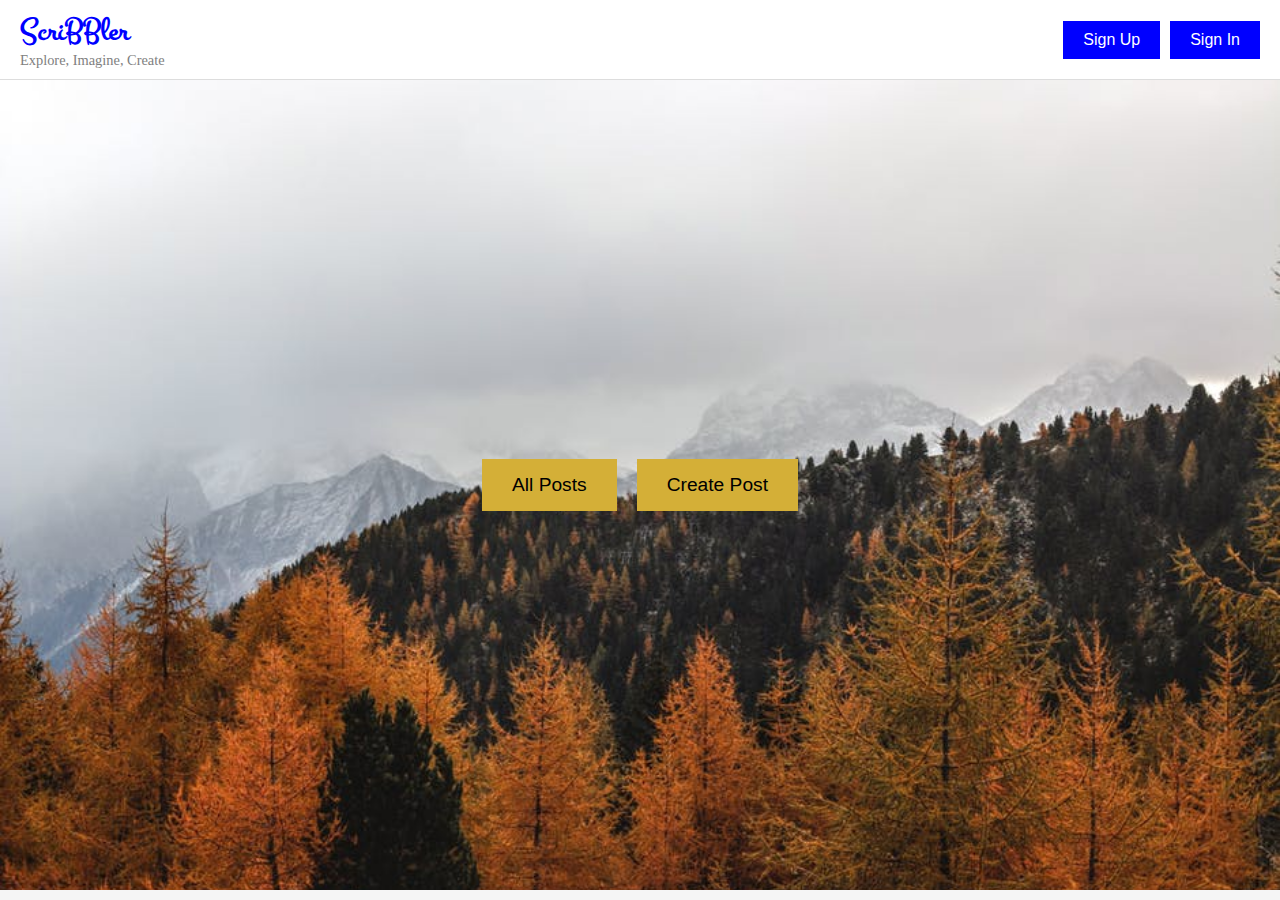
<file: index.html>
<!DOCTYPE html>
<html lang="en">
  <head>
    <meta charset="UTF-8" />
    <meta name="viewport" content="width=device-width, initial-scale=1.0" />
    <title>Scribber</title>
    <link rel="stylesheet" href="./styles/index.css" />
    <link
      href="https://fonts.googleapis.com/css?family=Montez&display=swap"
      rel="stylesheet"
    />
    <link rel="preconnect" href="https://fonts.googleapis.com" />
    <link rel="preconnect" href="https://fonts.gstatic.com" crossorigin />
    <link
      href="https://fonts.googleapis.com/css2?family=Inter:wght@400;700&family=Poppins&family=Ubuntu+Mono:ital,wght@0,400;0,700;1,400;1,700&display=swap"
      rel="stylesheet"
    />
  </head>

  <body>
    <header id="main-header">
      <div id="logo">
        <h1>ScriBBler</h1>
        <p>Explore, Imagine, Create</p>
      </div>
      <div id="auth-buttons">
        <button id="signup">Sign Up</button>
        <button id="signin">Sign In</button>
      </div>
    </header>
    <main>
      <section id="post-buttons">
        <button id="all-posts">
          <a href="/html/postslist.html">All Posts</a>
        </button>
        <button id="create-post">Create Post</button>
      </section>
    </main>

    <!-- Modal Structure -->
    <div id="signup-modal" class="modal">
      <div class="modal-content">
        <span class="close-btn">&times;</span>
        <h2>Get Started</h2>
        <form id="signup-form">
          <label for="name">Name</label>
          <input type="text" id="name" placeholder="Enter your name" required />

          <label for="username">Username</label>
          <input
            type="text"
            id="username"
            placeholder="Enter your username"
            required
          />

          <label for="password">Password</label>
          <input
            type="password"
            id="password"
            placeholder="Enter your password"
            required
          />

          <label for="confirm-password">Confirm Password</label>
          <input
            type="password"
            id="confirm-password"
            placeholder="Re-enter your password"
            required
          />

          <button type="submit" class="signup-submit">Sign Up</button>
        </form>
      </div>
    </div>

    <!-- Signin Modal -->
    <div id="signin-modal" class="modal">
      <div class="modal-content">
        <span class="close-btn">×</span>
        <h2>Welcome Back!</h2>
        <form id="signin-form">
          <label for="username">Username</label>
          <input
            type="text"
            id="username"
            placeholder="Enter your username"
            required
          />

          <label for="password">Password</label>
          <input
            type="password"
            id="password"
            placeholder="Enter your password"
            required
          />

          <button type="submit" class="signin-submit">Sign In</button>
        </form>
        <p>Not a member? <a href="#" id="signup-link">Sign Up</a></p>
      </div>
    </div>

    <!-- Create Posts -->
    <div id="create-post-modal" class="modal">
      <div class="modal-content">
        <span class="close-btn">×</span>
        <h2>Pen Your Post</h2>
        <form id="create-post-form">
          <label for="post-title">Title</label>
          <input
            type="text"
            id="post-title"
            placeholder="Enter title of your post"
            required
          />

          <label for="post-content">Contents</label>
          <textarea
            id="post-content"
            placeholder="Enter the contents of your post"
            required
          ></textarea>

          <button type="submit" class="create-submit">Create</button>
        </form>
      </div>
    </div>

    <script src="/scripts/modal.js"></script>
  </body>
</html>
</file>
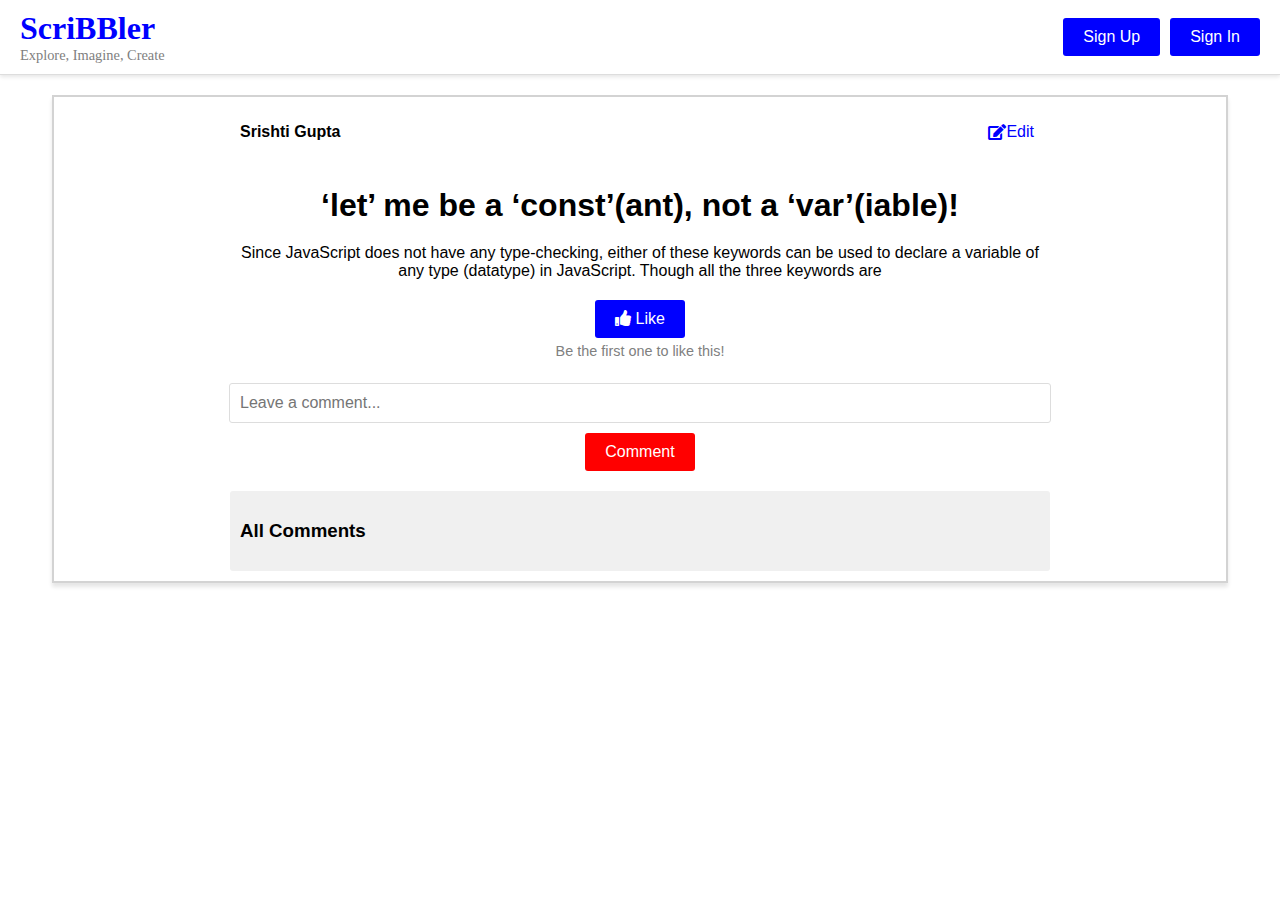
<file: html/post.html>
<!DOCTYPE html>
<html lang="en">
  <head>
    <meta charset="UTF-8" />
    <meta name="viewport" content="width=device-width, initial-scale=1.0" />
    <title>Post Details</title>
    <link rel="stylesheet" href="/styles/post.css" />
    <link
      href="https://cdnjs.cloudflare.com/ajax/libs/font-awesome/5.15.4/css/all.min.css"
      rel="stylesheet"
    />
  </head>
  <body>
    <header id="main-header">
      <div id="logo">
        <h1>ScriBBler</h1>
        <p>Explore, Imagine, Create</p>
      </div>
      <div id="auth-buttons">
        <button id="signup">Sign Up</button>
        <button id="signin">Sign In</button>
      </div>
    </header>
    <main class="post-container">
      <div class="post-header">
        <p class="author-name">Srishti Gupta</p>
        <button id="edit-btn" class="edit-btn">
          <i class="fas fa-edit"></i> Edit
        </button>
      </div>
      <h1 class="post-title" contenteditable="false">
        ‘let’ me be a ‘const’(ant), not a ‘var’(iable)!
      </h1>
      <p class="post-text" contenteditable="false">
        Since JavaScript does not have any type-checking, either of these
        keywords can be used to declare a variable of any type (datatype) in
        JavaScript. Though all the three keywords are
      </p>
      <button id="like-btn" class="like-btn">
        <i class="fas fa-thumbs-up"></i> Like
      </button>
      <p id="like-count" class="like-count">Be the first one to like this!</p>
      <input
        type="text"
        id="comment-input"
        class="comment-input"
        placeholder="Leave a comment..."
      />
      <button id="comment-btn" class="comment-btn">Comment</button>
      <div id="comments-section" class="comments-section">
        <h3>All Comments</h3>
        <div id="comments-list" class="comments-list"></div>
      </div>
    </main>

    <script src="/scripts/post.js"></script>
  </body>
</html>
</file>
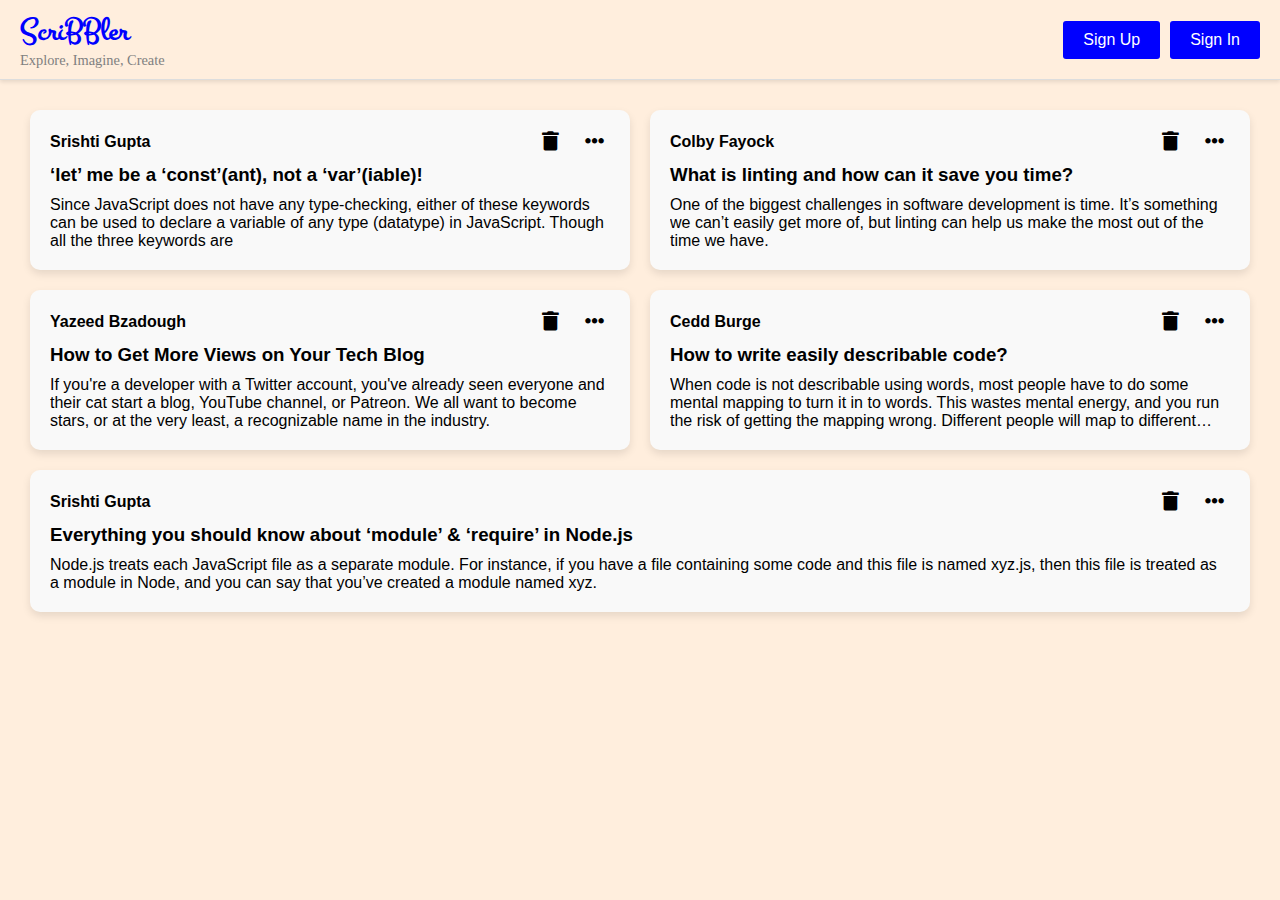
<file: html/postslist.html>
<!DOCTYPE html>
<html>
  <head>
    <meta charset="UTF-8" />
    <meta name="viewport" content="width=device-width, initial-scale=1.0" />
    <title>Scribber</title>
    <link rel="stylesheet" href="/styles/postlist.css" />
    <link
      href="https://fonts.googleapis.com/css?family=Montez&display=swap"
      rel="stylesheet"
    />
    <link rel="preconnect" href="https://fonts.googleapis.com" />
    <link rel="preconnect" href="https://fonts.gstatic.com" crossorigin />
    <link
      href="https://fonts.googleapis.com/css2?family=Inter:wght@400;700&family=Poppins&family=Ubuntu+Mono:ital,wght@0,400;0,700;1,400;1,700&display=swap"
      rel="stylesheet"
    />
    <link
      href="https://cdnjs.cloudflare.com/ajax/libs/font-awesome/5.15.4/css/all.min.css"
      rel="stylesheet"
    />
  </head>

  <body>
    <header id="main-header">
      <div id="logo">
        <h1>ScriBBler</h1>
        <p>Explore, Imagine, Create</p>
      </div>
      <div id="auth-buttons">
        <button id="signup">Sign Up</button>
        <button id="signin">Sign In</button>
      </div>
    </header>
    <!-- list of all posts starts here -->
    <main>
      <div class="post-list">
        <!-- Post 1 -->
        <div class="post-card">
          <div class="post-header">
            <p>Srishti Gupta</p>
            <div class="post-actions">
              <button class="delete-btn"><i class="fas fa-trash"></i></button>
              <button class="more-btn">
                <i class="fas fa-ellipsis-h"></i>
              </button>
            </div>
          </div>
          <div class="post-content">
            <h3>‘let’ me be a ‘const’(ant), not a ‘var’(iable)!</h3>
            <p>
              Since JavaScript does not have any type-checking, either of these
              keywords can be used to declare a variable of any type (datatype)
              in JavaScript. Though all the three keywords are
            </p>
          </div>
        </div>
        <!-- Post 2 -->
        <div class="post-card">
          <div class="post-header">
            <p>Colby Fayock</p>
            <div class="post-actions">
              <button class="delete-btn"><i class="fas fa-trash"></i></button>
              <button class="more-btn">
                <i class="fas fa-ellipsis-h"></i>
              </button>
            </div>
          </div>
          <div class="post-content">
            <h3>What is linting and how can it save you time?</h3>
            <p>
              One of the biggest challenges in software development is time.
              It’s something we can’t easily get more of, but linting can help
              us make the most out of the time we have.
            </p>
          </div>
        </div>
        <!-- Post 3 -->
        <div class="post-card">
          <div class="post-header">
            <p>Yazeed Bzadough</p>
            <div class="post-actions">
              <button class="delete-btn"><i class="fas fa-trash"></i></button>
              <button class="more-btn">
                <i class="fas fa-ellipsis-h"></i>
              </button>
            </div>
          </div>
          <div class="post-content">
            <h3>How to Get More Views on Your Tech Blog</h3>
            <p>
              If you're a developer with a Twitter account, you've already seen
              everyone and their cat start a blog, YouTube channel, or Patreon.
              We all want to become stars, or at the very least, a recognizable
              name in the industry.
            </p>
          </div>
        </div>
        <!-- Post 4 -->
        <div class="post-card">
          <div class="post-header">
            <p>Cedd Burge</p>
            <div class="post-actions">
              <button class="delete-btn"><i class="fas fa-trash"></i></button>
              <button class="more-btn">
                <i class="fas fa-ellipsis-h"></i>
              </button>
            </div>
          </div>
          <div class="post-content">
            <h3>How to write easily describable code?</h3>
            <p>
              When code is not describable using words, most people have to do
              some mental mapping to turn it in to words. This wastes mental
              energy, and you run the risk of getting the mapping wrong.
              Different people will map to different words, which leads to
              confusion when discussing the code.
            </p>
          </div>
        </div>
        <!-- Post 5 -->
        <div class="post-card">
          <div class="post-header">
            <p>Srishti Gupta</p>
            <div class="post-actions">
              <button class="delete-btn"><i class="fas fa-trash"></i></button>
              <button class="more-btn">
                <i class="fas fa-ellipsis-h"></i>
              </button>
            </div>
          </div>
          <div class="post-content">
            <h3>
              Everything you should know about ‘module’ & ‘require’ in Node.js
            </h3>
            <p>
              Node.js treats each JavaScript file as a separate module. For
              instance, if you have a file containing some code and this file is
              named xyz.js, then this file is treated as a module in Node, and
              you can say that you’ve created a module named xyz.
            </p>
          </div>
        </div>
      </div>
    </main>
    <!-- list of all posts ends here -->

    <!-- Modal -->
    <div id="delete-modal" class="modal">
      <div class="modal-content">
        <span class="close">&times;</span>
        <p>Are you sure you want to delete this post?</p>
        <button id="confirm-delete" class="btn-confirm">Yes</button>
        <button id="cancel-delete" class="btn-cancel">No</button>
      </div>
    </div>
    <script src="/scripts/postlist.js"></script>
  </body>
</html>
</file>
<file: styles/index.css>
body {
  font-family: Arial, sans-serif;
  margin: 0;
  padding: 0;
  box-sizing: border-box;
  background-color: #f5f5f5;
}

/* Header section */

header#main-header {
  background-color: #fff;
  border-bottom: 1px solid #ddd;
  display: flex;
  justify-content: space-between;
  align-items: center;
  padding: 10px 20px;
  box-shadow: 0 2px 4px rgba(0, 0, 0, 0.1);
}

#logo h1 {
  font-family: "Montez", cursive;
  color: blue;
  margin: 0;
  font-size: 2em;
}

#logo p {
  margin: 0;
  color: gray;
  font-size: 0.9em;
  font-family: "Ubuntu Mono";
}

#auth-buttons {
  display: flex;
  gap: 10px;
}

#auth-buttons button {
  background-color: blue;
  color: white;
  border: none;
  padding: 10px 20px;
  cursor: pointer;
  font-size: 1em;
  transition: background-color 0.3s;
}

#auth-buttons button:hover {
  background-color: darkblue;
}

/* Main Section */

main {
  height: 90vh;
  display: flex;
  flex-direction: column;
  justify-content: center;
  align-items: center;
  background: url(/images/background.jpg) no-repeat center center;
  background-size: cover;
  position: relative;
}

#post-buttons {
  display: flex;
  justify-content: center;
  gap: 20px;
  padding: 20px;
  border-radius: 8px;
}

#all-posts a {
  text-decoration: none;
  color: black;
}

#post-buttons button {
  background-color: #d4af37; /* Gold color */
  color: black;
  border: none;
  padding: 15px 30px;
  cursor: pointer;
  font-size: 1.2em;
  transition: background-color 0.3s;
}

#post-buttons button:hover {
  background-color: darkgoldenrod;
}

/* Styling the Modal */

.modal {
  display: none; /* Hidden by default */
  position: fixed; /* Stay in place */
  z-index: 1; /* Sit on top */
  left: 0;
  top: -100px;
  width: 100%; /* Full width */
  height: 100%; /* Full height */
}

.modal-content {
  background-color: #fefefe;
  margin: 15% auto; /* 15% from the top and centered */
  padding: 20px;
  border: 1px solid #888;
  width: 50%; /* Could be more or less, depending on screen size */
  max-width: 500px;
  text-align: center;
  position: relative;
}

.close-btn {
  color: #aaa;
  float: right;
  font-size: 28px;
  font-weight: bold;
  position: absolute;
  top: 10px;
  right: 20px;
  cursor: pointer;
}

.close-btn:hover,
.close-btn:focus {
  color: black;
  text-decoration: none;
  cursor: pointer;
}

.modal-content h2 {
  font-family: Arial, Helvetica, sans-serif;
  font-size: 24px;
  margin-bottom: 20px;
}

#signup-form,
#signin-form,
#create-post-form {
  display: flex;
  flex-direction: column;
  gap: 10px;
}

#signup-form label,
#signin-form label,
#create-post-form label {
  text-align: left;
  margin-bottom: 5px;
  font-size: 20px;
  font-weight: bold;
}

#signup-form input,
#signin-form input,
#create-post-form input {
  padding: 10px;
  font-size: 16px;
  border: 1px solid #ccc;
  border-radius: 4px;
  margin-bottom: 15px;
  width: 90%;
}

.signup-submit,
.signin-submit {
  background-color: green;
  color: white;
  padding: 10px 20px;
  border: none;
  border-radius: 4px;
  cursor: pointer;
  font-size: 18px;
  transition: background-color 0.3s;
}

.signup-submit:hover,
.signin-submit:hover {
  background-color: darkgreen;
}

/* SignIn Modal */
#signin-modal p {
  text-align: center;
  margin-top: 10px;
}

#signin-modal p a {
  color: blue;
  text-decoration: none;
}

#signin-modal p a:hover {
  text-decoration: underline;
}

/* Create Posts */
/* Create Post Modal */
#create-post-form textarea {
  resize: vertical; /* Allow only vertical resizing */
  width: 90%;
  height: 150px;
  padding: 10px;
  border: 1px solid #ccc;
  border-radius: 4px;
  margin-bottom: 15px;
  font-size: 16px;
  font-family: Arial, Helvetica, sans-serif;
  background-color: lightgrey;
  border: none;
}

.create-submit {
  background-color: green;
  color: white;
  padding: 10px 20px;
  border: none;
  border-radius: 4px;
  cursor: pointer;
  font-size: 18px;
  transition: background-color 0.3s;
}

.create-submit:hover {
  background-color: darkgreen;
}
</file>
<file: styles/post.css>
body {
  font-family: Arial, sans-serif;
  margin: 0;
  padding: 0;
  box-sizing: border-box;
  background-color: white;
}

/* Header section */

header#main-header {
  background-color: white;
  border-bottom: 1px solid #ddd;
  display: flex;
  justify-content: space-between;
  align-items: center;
  padding: 10px 20px;
  box-shadow: 0 2px 4px rgba(0, 0, 0, 0.1);
}

#logo h1 {
  font-family: "Montez", cursive;
  color: blue;
  margin: 0;
  font-size: 2em;
}

#logo p {
  margin: 0;
  color: gray;
  font-size: 0.9em;
  font-family: "Ubuntu Mono";
}

#auth-buttons {
  display: flex;
  gap: 10px;
}

#auth-buttons button {
  background-color: blue;
  color: white;
  border: none;
  padding: 10px 20px;
  cursor: pointer;
  font-size: 1em;
  transition: background-color 0.3s;
  border-radius: 3px;
}

#auth-buttons button:hover {
  background-color: darkblue;
}

/* Main */

main.post-container {
  display: flex;
  flex-direction: column;
  align-items: center;
  margin: 20px auto;
  border: 2px solid lightgray;
  padding: 10px;
  width: 90%;
  height: 100%;
  box-shadow: 0 4px 4px rgba(0, 0, 0, 0.1);
}

.post-header {
  display: flex;
  justify-content: space-between;
  width: 100%;
  max-width: 800px;
  margin-bottom: 20px;
}

.author-name {
  font-size: 1em;
  font-weight: bold;
}

.edit-btn {
  background-color: transparent;
  border: none;
  cursor: pointer;
  color: blue;
  font-size: 1em;
  display: flex;
  align-items: center;
}

.edit-btn i {
  margin-left: 5px;
}

.post-title {
  font-size: 2em;
  margin: 10px 0;
  text-align: center;
  width: 100%;
  max-width: 800px;
}

.post-text {
  font-size: 1em;
  margin: 10px 0;
  text-align: center;
  width: 100%;
  max-width: 800px;
}

.like-btn {
  background-color: blue;
  color: white;
  border: none;
  padding: 10px 20px;
  cursor: pointer;
  font-size: 1em;
  transition: background-color 0.3s;
  border-radius: 3px;
  margin-top: 10px;
}

.like-btn:hover {
  background-color: darkblue;
}

.like-count {
  font-size: 0.9em;
  color: gray;
  margin-top: 5px;
}

.comment-input {
  width: 100%;
  max-width: 800px;
  padding: 10px;
  margin-top: 10px;
  font-size: 1em;
  border: 1px solid #ddd;
  border-radius: 3px;
}

.comment-btn {
  background-color: red;
  color: white;
  border: none;
  padding: 10px 20px;
  cursor: pointer;
  font-size: 1em;
  transition: background-color 0.3s;
  border-radius: 3px;
  margin-top: 10px;
}

.comment-btn:hover {
  background-color: darkred;
}

.comments-section {
  width: 100%;
  max-width: 800px;
  margin-top: 20px;
  background-color: #f0f0f0;
  padding: 10px;
  border-radius: 3px;
}

.comments-list {
  display: flex;
  flex-direction: column;
  gap: 10px;
}

.comment {
  background-color: white;
  padding: 10px;
  border-radius: 3px;
  border: 1px solid #ddd;
}
</file>
<file: styles/postlist.css>
body {
  font-family: Arial, sans-serif;
  margin: 0;
  padding: 0;
  box-sizing: border-box;
  background-color: #ffeedd;
}

/* Header section */

header#main-header {
  background-color: #ffeedd;
  border-bottom: 1px solid #ddd;
  display: flex;
  justify-content: space-between;
  align-items: center;
  padding: 10px 20px;
  box-shadow: 0 2px 4px rgba(0, 0, 0, 0.1);
}

#logo h1 {
  font-family: "Montez", cursive;
  color: blue;
  margin: 0;
  font-size: 2em;
}

#logo p {
  margin: 0;
  color: gray;
  font-size: 0.9em;
  font-family: "Ubuntu Mono";
}

#auth-buttons {
  display: flex;
  gap: 10px;
}

#auth-buttons button {
  background-color: blue;
  color: white;
  border: none;
  padding: 10px 20px;
  cursor: pointer;
  font-size: 1em;
  transition: background-color 0.3s;
  border-radius: 3px;
}

#auth-buttons button:hover {
  background-color: darkblue;
}

/* Main */

main {
  padding: 20px;
}

.post-list {
  display: flex;
  flex-wrap: wrap;
  justify-content: space-between;
}

.post-card {
  background-color: #f9f9f9;
  border-radius: 10px;
  box-shadow: 0 4px 8px rgba(0, 0, 0, 0.1);
  margin: 10px;
  padding: 20px;
  flex: 1 1 calc(30% - 10px);
  display: flex;
  flex-direction: column;
  justify-content: space-between;
  transition: box-shadow 0.3s ease;
}

.post-card:hover {
  box-shadow: 0 8px 16px rgba(0, 0, 0, 0.2);
}

.post-header {
  display: flex;
  justify-content: space-between;
  align-items: center;
}

.post-header p {
  margin: 0;
  font-weight: bold;
}

.post-actions button {
  background: none;
  border: none;
  cursor: pointer;
  margin-left: 10px;
  font-size: 1.2em;
}

.post-actions button:hover {
  color: red;
}

.post-content h3 {
  margin: 10px 0;
}

.post-content p {
  margin: 0;
  display: -webkit-box;
  -webkit-line-clamp: 3;
  -webkit-box-orient: vertical;
  overflow: hidden;
  text-overflow: ellipsis;
}

/* Modal styles */
.modal {
  display: none;
  position: fixed;
  z-index: 1;
  left: 0;
  top: 0;
  width: 100%;
  height: 100%;
  overflow: auto;
  background-color: rgba(0, 0, 0, 0.4);
}

.modal-content {
  background-color: #fefefe;
  margin: 15% auto;
  padding: 20px;
  border: 1px solid #888;
  width: 80%;
  max-width: 400px;
  border-radius: 10px;
  text-align: center;
}

.modal-content p {
  margin-bottom: 20px;
}

.close {
  color: #aaa;
  float: right;
  font-size: 28px;
  font-weight: bold;
  position: absolute;
  top: 32%;
  right: 37%;
  cursor: pointer;
}

.close:hover,
.close:focus {
  color: black;
  text-decoration: none;
  cursor: pointer;
}

.btn-confirm {
  background-color: green;
  color: white;
  border: none;
  padding: 10px 20px;
  cursor: pointer;
  border-radius: 5px;
}

.btn-cancel {
  background-color: red;
  color: white;
  border: none;
  padding: 10px 20px;
  cursor: pointer;
  margin-left: 10px;
  border-radius: 5px;
}

.btn-confirm:hover,
.btn-cancel:hover {
  opacity: 0.8;
}
</file>
